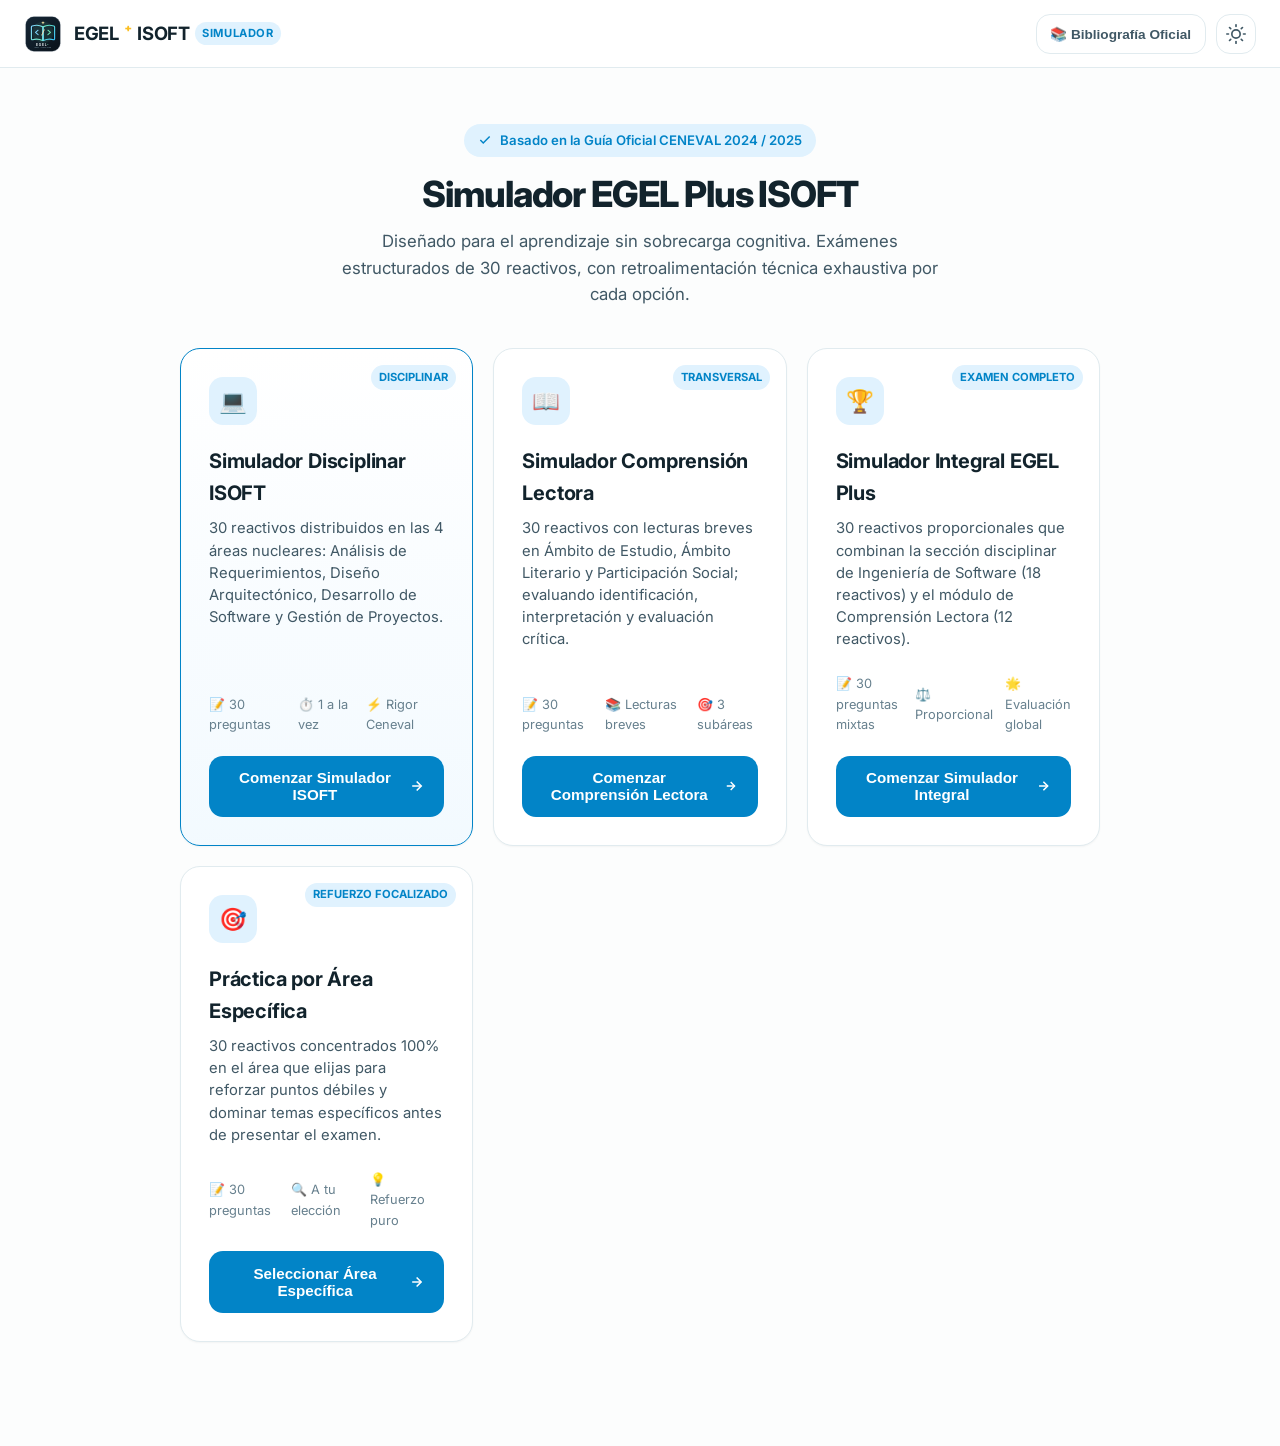
<file: templates/index.html>
<!DOCTYPE html>
<html lang="es" data-theme="dark">
<head>
  <meta charset="UTF-8">
  <meta name="viewport" content="width=device-width, initial-scale=1.0, maximum-scale=5.0">
  <title>EGEL Plus ISOFT - Simulador Oficial CENEVAL</title>
  
  <!-- SEO y Accesibilidad Cognitiva -->
  <meta name="description" content="Simulador de examen EGEL Plus en Ingeniería de Software y Comprensión Lectora con rigor oficial Ceneval y asistente pedagógico anti-saturación.">
  <meta name="theme-color" content="#0284c7">
  
  <!-- PWA Manifest & Icons -->
  <link rel="manifest" href="/manifest.json">
  <link rel="icon" type="image/svg+xml" href="/static/icons/logo.svg">
  <link rel="apple-touch-icon" href="/static/icons/icon-192.png">
  <meta name="apple-mobile-web-app-capable" content="yes">
  <meta name="apple-mobile-web-app-status-bar-style" content="black-translucent">
  <meta name="apple-mobile-web-app-title" content="EGEL ISOFT">

  <!-- Tipografía Google Fonts de alta legibilidad -->
  <link rel="preconnect" href="https://fonts.googleapis.com">
  <link rel="preconnect" href="https://fonts.gstatic.com" crossorigin>
  <link href="https://fonts.googleapis.com/css2?family=Inter:wght@400;500;600;700;800&family=Merriweather:ital,wght@0,300;0,400;0,700;1,300&display=swap" rel="stylesheet">

  <!-- Estilos Principales -->
  <link rel="stylesheet" href="/static/css/style.css?v=2.1">
</head>
<body>

  <!-- Barra Superior Global -->
  <header class="global-header">
    <div class="brand" id="btn-brand-home" title="Ir al inicio">
      <div class="brand-icon">
        <img src="/static/icons/logo.svg" alt="EGEL Plus ISOFT Logo">
      </div>
      <div class="brand-title">
        EGEL<span style="color:#fbbf24;">⁺</span> ISOFT
        <span class="brand-badge">Simulador</span>
      </div>
    </div>

    <div class="header-actions">
      <!-- Botón de Bibliografía y Estructura Oficial CENEVAL -->
      <button id="btn-open-bibliography" class="icon-button" style="width:auto; padding:0.4rem 0.85rem; font-size:0.85rem; font-weight:600; gap:0.4rem;" title="Consultar Estructura y Bibliografía Oficial CENEVAL" onclick="App.openBibliographyModal()">
        <span>📚 Bibliografía Oficial</span>
      </button>

      <!-- Botón de Instalación PWA (se activa automáticamente cuando esté disponible) -->
      <button id="btn-pwa-install" class="pwa-install-btn" title="Instalar como aplicación en escritorio o móvil">
        <svg width="18" height="18" viewBox="0 0 24 24" fill="none" stroke="currentColor" stroke-width="2" stroke-linecap="round" stroke-linejoin="round">
          <path d="M21 15v4a2 2 0 0 1-2 2H5a2 2 0 0 1-2-2v-4"></path>
          <polyline points="7 10 12 15 17 10"></polyline>
          <line x1="12" y1="15" x2="12" y2="3"></line>
        </svg>
        <span>Instalar App</span>
      </button>

      <!-- Selector de Modo Claro / Modo Oscuro -->
      <button id="btn-toggle-theme" class="icon-button" title="Alternar Modo Claro / Oscuro" aria-label="Cambiar tema">
        <svg id="theme-icon-moon" width="20" height="20" viewBox="0 0 24 24" fill="none" stroke="currentColor" stroke-width="2" stroke-linecap="round" stroke-linejoin="round">
          <path d="M21 12.79A9 9 0 1 1 11.21 3 7 7 0 0 0 21 12.79z"></path>
        </svg>
        <svg id="theme-icon-sun" width="20" height="20" viewBox="0 0 24 24" fill="none" stroke="currentColor" stroke-width="2" stroke-linecap="round" stroke-linejoin="round" style="display:none;">
          <circle cx="12" cy="12" r="5"></circle>
          <line x1="12" y1="1" x2="12" y2="3"></line>
          <line x1="12" y1="21" x2="12" y2="23"></line>
          <line x1="4.22" y1="4.22" x2="5.64" y2="5.64"></line>
          <line x1="18.36" y1="18.36" x2="19.78" y2="19.78"></line>
          <line x1="1" y1="12" x2="3" y2="12"></line>
          <line x1="21" y1="12" x2="23" y2="12"></line>
          <line x1="4.22" y1="19.78" x2="5.64" y2="18.36"></line>
          <line x1="18.36" y1="5.64" x2="19.78" y2="4.22"></line>
        </svg>
      </button>
    </div>
  </header>

  <main class="app-container">

    <!-- ====================================================================
         VISTA 1: INICIO Y SELECTOR DE MODALIDADES (30 Reactivos c/u)
         ==================================================================== -->
    <section id="view-home" class="view-section active">
      <div class="hero-header">
        <div class="hero-pill">
          <svg width="14" height="14" viewBox="0 0 24 24" fill="none" stroke="currentColor" stroke-width="2.5"><polyline points="20 6 9 17 4 12"></polyline></svg>
          Basado en la Guía Oficial CENEVAL 2024 / 2025
        </div>
        <h1 class="hero-title">Simulador EGEL Plus ISOFT</h1>
        <p class="hero-subtitle">
          Diseñado para el aprendizaje sin sobrecarga cognitiva. Exámenes estructurados de 30 reactivos, con retroalimentación técnica exhaustiva por cada opción.
        </p>
      </div>

      <!-- Grid de 4 Modalidades -->
      <div class="modalities-grid">

        <!-- 1. Simulador Disciplinar ISOFT -->
        <article class="modality-card highlight">
          <span class="modality-badge-top">Disciplinar</span>
          <div class="modality-icon-wrapper">
            💻
          </div>
          <h2 class="modality-title">Simulador Disciplinar ISOFT</h2>
          <p class="modality-desc">
            30 reactivos distribuidos en las 4 áreas nucleares: Análisis de Requerimientos, Diseño Arquitectónico, Desarrollo de Software y Gestión de Proyectos.
          </p>
          <div class="modality-meta">
            <span>📝 30 preguntas</span>
            <span>⏱️ 1 a la vez</span>
            <span>⚡ Rigor Ceneval</span>
          </div>
          <button class="btn-start-exam" onclick="App.startExam('disciplinar')">
            Comenzar Simulador ISOFT
            <svg width="18" height="18" viewBox="0 0 24 24" fill="none" stroke="currentColor" stroke-width="2.5"><line x1="5" y1="12" x2="19" y2="12"></line><polyline points="12 5 19 12 12 19"></polyline></svg>
          </button>
        </article>

        <!-- 2. Simulador Comprensión Lectora -->
        <article class="modality-card">
          <span class="modality-badge-top">Transversal</span>
          <div class="modality-icon-wrapper">
            📖
          </div>
          <h2 class="modality-title">Simulador Comprensión Lectora</h2>
          <p class="modality-desc">
            30 reactivos con lecturas breves en Ámbito de Estudio, Ámbito Literario y Participación Social; evaluando identificación, interpretación y evaluación crítica.
          </p>
          <div class="modality-meta">
            <span>📝 30 preguntas</span>
            <span>📚 Lecturas breves</span>
            <span>🎯 3 subáreas</span>
          </div>
          <button class="btn-start-exam" onclick="App.startExam('lectura')">
            Comenzar Comprensión Lectora
            <svg width="18" height="18" viewBox="0 0 24 24" fill="none" stroke="currentColor" stroke-width="2.5"><line x1="5" y1="12" x2="19" y2="12"></line><polyline points="12 5 19 12 12 19"></polyline></svg>
          </button>
        </article>

        <!-- 3. Simulador Integral EGEL Plus -->
        <article class="modality-card">
          <span class="modality-badge-top">Examen Completo</span>
          <div class="modality-icon-wrapper">
            🏆
          </div>
          <h2 class="modality-title">Simulador Integral EGEL Plus</h2>
          <p class="modality-desc">
            30 reactivos proporcionales que combinan la sección disciplinar de Ingeniería de Software (18 reactivos) y el módulo de Comprensión Lectora (12 reactivos).
          </p>
          <div class="modality-meta">
            <span>📝 30 preguntas mixtas</span>
            <span>⚖️ Proporcional</span>
            <span>🌟 Evaluación global</span>
          </div>
          <button class="btn-start-exam" onclick="App.startExam('integral')">
            Comenzar Simulador Integral
            <svg width="18" height="18" viewBox="0 0 24 24" fill="none" stroke="currentColor" stroke-width="2.5"><line x1="5" y1="12" x2="19" y2="12"></line><polyline points="12 5 19 12 12 19"></polyline></svg>
          </button>
        </article>

        <!-- 4. Práctica por Área Específica -->
        <article class="modality-card">
          <span class="modality-badge-top">Refuerzo Focalizado</span>
          <div class="modality-icon-wrapper">
            🎯
          </div>
          <h2 class="modality-title">Práctica por Área Específica</h2>
          <p class="modality-desc">
            30 reactivos concentrados 100% en el área que elijas para reforzar puntos débiles y dominar temas específicos antes de presentar el examen.
          </p>
          <div class="modality-meta">
            <span>📝 30 preguntas</span>
            <span>🔍 A tu elección</span>
            <span>💡 Refuerzo puro</span>
          </div>
          <button class="btn-start-exam" onclick="App.openAreaSelectorModal()">
            Seleccionar Área Específica
            <svg width="18" height="18" viewBox="0 0 24 24" fill="none" stroke="currentColor" stroke-width="2.5"><line x1="5" y1="12" x2="19" y2="12"></line><polyline points="12 5 19 12 12 19"></polyline></svg>
          </button>
        </article>

      </div>
    </section>


    <!-- ====================================================================
         VISTA 2: PANTALLA DE EXAMEN (Anti-Saturación: 1 sola tarjeta a la vez)
         ==================================================================== -->
    <section id="view-exam" class="view-section">
      <!-- Navegación superior del examen -->
      <div class="exam-navbar">
        <div class="exam-nav-left">
          <button class="btn-exit-exam" onclick="App.confirmExitExam()" title="Salir del examen y regresar al menú">
            <svg width="16" height="16" viewBox="0 0 24 24" fill="none" stroke="currentColor" stroke-width="2.5"><line x1="19" y1="12" x2="5" y2="12"></line><polyline points="12 19 5 12 12 5"></polyline></svg>
            Salir
          </button>
          <span id="exam-modality-title" class="exam-modality-badge">Simulador ISOFT</span>
          <button class="btn-finish-early" id="btn-finish-early" onclick="App.finishExamEarly()" title="Finalizar sesión y ver diagnóstico del tutor">
            📊 Diagnóstico Tutor
          </button>
        </div>

        <div class="exam-counter-badge" id="exam-counter">
          Reactivo 1 de 30
        </div>
      </div>

      <!-- Barra de Progreso Superior -->
      <div class="progress-container">
        <div class="progress-bar-fill" id="exam-progress-bar"></div>
      </div>

      <!-- Tarjeta del Reactivo Actual -->
      <article class="question-card" id="current-question-card">
        <div class="question-header">
          <span class="area-tag" id="q-area-tag">Área 1: Análisis</span>
          <span class="subarea-tag" id="q-subarea-tag">Requerimientos No Funcionales</span>
        </div>

        <!-- Panel de Lectura / Caso Técnico (Se oculta si no aplica) -->
        <div class="reading-panel" id="q-reading-panel" style="display:none;">
          <div class="reading-panel-header">
            <span class="reading-label">
              <svg width="14" height="14" viewBox="0 0 24 24" fill="none" stroke="currentColor" stroke-width="2.5"><path d="M2 3h6a4 4 0 0 1 4 4v14a3 3 0 0 0-3-3H2z"></path><path d="M22 3h-6a4 4 0 0 0-4 4v14a3 3 0 0 1 3-3h7z"></path></svg>
              Texto de Referencia / Caso
            </span>
            <button class="btn-toggle-reading" id="btn-toggle-reading" onclick="App.toggleReadingVisibility()">Ocultar texto</button>
          </div>
          <div class="reading-content" id="q-reading-content"></div>
        </div>

        <!-- Enunciado de la Pregunta -->
        <h3 class="question-prompt" id="q-prompt">Cargando reactivo...</h3>

        <!-- Opciones A, B, C -->
        <div class="options-list" id="options-container">
          <!-- Generadas dinámicamente -->
        </div>

        <!-- Barra de Acciones del Reactivo -->
        <div class="exam-actions-bar">
          <button id="btn-check-answer" class="btn-primary-action" onclick="App.checkCurrentAnswer()" disabled>
            <span>Comprobar respuesta</span>
            <svg width="18" height="18" viewBox="0 0 24 24" fill="none" stroke="currentColor" stroke-width="2.5"><polyline points="20 6 9 17 4 12"></polyline></svg>
          </button>
          <button id="btn-next-question" class="btn-primary-action" onclick="App.goToNextQuestion()" style="display:none;">
            <span>Siguiente reactivo</span>
            <svg width="18" height="18" viewBox="0 0 24 24" fill="none" stroke="currentColor" stroke-width="2.5"><line x1="5" y1="12" x2="19" y2="12"></line><polyline points="12 5 19 12 12 19"></polyline></svg>
          </button>
        </div>

        <!-- Panel del Asistente Pedagógico (Aparece de inmediato al comprobar) -->
        <div class="assistant-feedback-panel" id="assistant-feedback-panel">
          <!-- Banner de estado: Correcto o Incorrecto -->
          <div class="feedback-banner" id="feedback-banner">
            <div class="feedback-icon" id="feedback-banner-icon">✔️</div>
            <div class="feedback-text">
              <h4 id="feedback-banner-title">¡Correcto!</h4>
              <p id="feedback-banner-summary">Has seleccionado la respuesta válida.</p>
            </div>
          </div>

          <!-- Argumentación técnica de cada opción A, B, C -->
          <div class="options-argumentation">
            <div class="section-label">
              <svg width="14" height="14" viewBox="0 0 24 24" fill="none" stroke="currentColor" stroke-width="2.5"><path d="M14 2H6a2 2 0 0 0-2 2v16a2 2 0 0 0 2 2h12a2 2 0 0 0 2-2V8z"></path><polyline points="14 2 14 8 20 8"></polyline><line x1="16" y1="13" x2="8" y2="13"></line><line x1="16" y1="17" x2="8" y2="17"></line><polyline points="10 9 9 9 8 9"></polyline></svg>
              Argumentación Técnica por Opción
            </div>
            <div id="options-breakdown-container">
              <!-- Insertado por JS -->
            </div>
          </div>

          <!-- Concepto Clave y Referencia Oficial -->
          <div class="pedagogical-capsules">
            <div class="capsule-box key-concept">
              <h5>💡 Concepto Clave CENEVAL</h5>
              <p id="feedback-key-concept">Concepto técnico fundamental a recordar.</p>
            </div>
            <div class="capsule-box reference">
              <h5>📚 Referencia Oficial</h5>
              <p id="feedback-reference">Bibliografía oficial.</p>
            </div>
          </div>

          <!-- Consultas Adicionales al Asistente IA -->
          <div class="interactive-assistant-bar">
            <div class="assistant-prompt-label">¿Deseas profundizar con el Asistente Pedagógico?</div>
            <button class="btn-assistant-query" onclick="App.askAssistantExtra('analogy')">💡 Analogía cotidiana</button>
            <button class="btn-assistant-query" onclick="App.askAssistantExtra('mnemonic')">🧠 Tip mnemotécnico</button>
            <button class="btn-assistant-query" onclick="App.askAssistantExtra('practical')">🛠️ Aplicación real en software</button>
            <div class="assistant-response-area" id="assistant-extra-response"></div>
          </div>

          <!-- Botón de avance al pie de la retroalimentación para máxima comodidad de lectura -->
          <div class="feedback-footer-action" style="margin-top: 1.5rem; display: flex; justify-content: flex-end;">
            <button id="btn-next-question-bottom" class="btn-primary-action" onclick="App.goToNextQuestion()">
              <span>Siguiente reactivo</span>
              <svg width="18" height="18" viewBox="0 0 24 24" fill="none" stroke="currentColor" stroke-width="2.5"><line x1="5" y1="12" x2="19" y2="12"></line><polyline points="12 5 19 12 12 19"></polyline></svg>
            </button>
          </div>
        </div>

      </article>
    </section>


    <!-- ====================================================================
         VISTA 3: PANTALLA DE RESULTADOS FINAL (Tras responder el reactivo 30)
         ==================================================================== -->
    <section id="view-results" class="view-section">
      <article class="results-card">
        <div class="score-display-wrapper">
          <div class="score-circle">
            <span class="score-number" id="result-score-num">24</span>
            <span class="score-max">de 30 aciertos</span>
          </div>

          <div id="result-tier-badge" class="performance-tier-badge sobresaliente">
            🌟 Nivel Sobresaliente (D-SS)
          </div>

          <p class="score-subtitle" id="result-subtitle">
            ¡Excelente desempeño técnico! Has demostrado un dominio riguroso de los conceptos de ingeniería de software y comprensión crítica.
          </p>
        </div>

        <!-- Panel del Tutor Pedagógico CENEVAL (Diagnóstico Personalizado de Áreas a Reforzar) -->
        <div id="tutor-diagnostic-container"></div>

        <!-- Desglose por áreas -->
        <div class="breakdown-section">
          <h3 class="breakdown-title">📊 Desglose de Desempeño por Áreas Evaluadas</h3>
          <div class="area-progress-list" id="results-breakdown-list">
            <!-- Rellenado por JS -->
          </div>
        </div>

        <!-- Acciones Finales -->
        <div class="results-actions">
          <button id="btn-review-failed" class="btn-primary-action" onclick="App.startReviewMode()">
            🔍 Revisar reactivos fallados (<span id="count-failed-items">0</span>)
          </button>
          <button class="btn-secondary" onclick="App.restartExamSameModality()">
            🔄 Comenzar nuevo examen de 30 preguntas
          </button>
          <button class="btn-secondary" onclick="App.goToHome()">
            🏠 Volver al menú de inicio
          </button>
        </div>
      </article>
    </section>


    <!-- ====================================================================
         VISTA 4: MODO REVISIÓN DE FALLADOS (Enfocado, sin estrés)
         ==================================================================== -->
    <section id="view-review" class="view-section">
      <div class="review-header-bar">
        <div class="review-badge" id="review-counter">
          Revisando reactivo 1 de 6 fallados
        </div>
        <button class="btn-exit-exam" onclick="App.exitReviewMode()">
          Finalizar revisión ✕
        </button>
      </div>

      <article class="question-card" id="review-question-card">
        <div class="question-header">
          <span class="area-tag" id="rev-area-tag">Área</span>
          <span class="subarea-tag" id="rev-subarea-tag">Subárea</span>
        </div>

        <div class="reading-panel" id="rev-reading-panel" style="display:none;">
          <div class="reading-content" id="rev-reading-content"></div>
        </div>

        <h3 class="question-prompt" id="rev-prompt">Enunciado</h3>

        <div class="options-list" id="rev-options-container">
          <!-- Opciones con marcas de tu respuesta vs la correcta -->
        </div>

        <!-- Explicación pedagógica de la revisión -->
        <div class="assistant-feedback-panel active" style="margin-top:1.5rem;">
          <div class="options-argumentation">
            <div class="section-label">Fundamentación Oficial CENEVAL</div>
            <div id="rev-options-breakdown"></div>
          </div>
          <div class="pedagogical-capsules">
            <div class="capsule-box key-concept">
              <h5>💡 Concepto a Reforzar</h5>
              <p id="rev-key-concept"></p>
            </div>
            <div class="capsule-box reference">
              <h5>📚 Referencia Bibliográfica</h5>
              <p id="rev-reference"></p>
            </div>
          </div>
        </div>

        <div class="exam-actions-bar" style="margin-top:2rem;">
          <button class="btn-primary-action" id="btn-next-review" onclick="App.goToNextReviewItem()">
            <span>Siguiente reactivo fallado</span>
            <svg width="18" height="18" viewBox="0 0 24 24" fill="none" stroke="currentColor" stroke-width="2.5"><line x1="5" y1="12" x2="19" y2="12"></line><polyline points="12 5 19 12 12 19"></polyline></svg>
          </button>
        </div>
      </article>
    </section>

  </main>


  <!-- ====================================================================
       MODAL: SELECTOR DE ÁREA ESPECÍFICA (Para la Modalidad 4)
       ==================================================================== -->
  <div class="modal-overlay" id="area-selector-modal" onclick="App.closeAreaModalOnBackdrop(event)">
    <div class="modal-box">
      <div class="modal-header">
        <h3 class="modal-title">Seleccionar Área de Estudio</h3>
        <button class="icon-button" onclick="App.closeAreaSelectorModal()" aria-label="Cerrar modal">✕</button>
      </div>
      <p style="font-size:0.9rem; color:var(--text-secondary); margin-bottom:1.25rem;">
        Se generará un examen de 30 reactivos enfocado 100% en el área que selecciones:
      </p>

      <div class="area-options-list">
        <label class="area-option-item">
          <input type="radio" name="target-area" value="area_1" checked>
          <div class="area-info-text">
            <strong>Área 1: Análisis de Sistemas de Software</strong>
            <span>Requerimientos ISO 25010, MoSCoW, Kano, Casos de Uso, Historias de Usuario</span>
          </div>
        </label>

        <label class="area-option-item">
          <input type="radio" name="target-area" value="area_2">
          <div class="area-info-text">
            <strong>Área 2: Diseño de Sistemas de Software</strong>
            <span>4+1 Vistas, Patrones GoF, Acoplamiento, Cohesión, Base de Datos, Usabilidad Nielsen</span>
          </div>
        </label>

        <label class="area-option-item">
          <input type="radio" name="target-area" value="area_3">
          <div class="area-info-text">
            <strong>Área 3: Desarrollo de Sistemas de Software</strong>
            <span>Paradigmas POO/Funcional, SQL Transaccional ACID, Git, Pruebas TDD y Cobertura</span>
          </div>
        </label>

        <label class="area-option-item">
          <input type="radio" name="target-area" value="area_4">
          <div class="area-info-text">
            <strong>Área 4: Gestión de Proyectos de Software</strong>
            <span>Estimaciones COCOMO, Scrum, XP, Kanban, RUP, Métricas de Calidad y CMMI</span>
          </div>
        </label>

        <label class="area-option-item">
          <input type="radio" name="target-area" value="lectura">
          <div class="area-info-text">
            <strong>Lenguaje y Comunicación: Comprensión Lectora</strong>
            <span>Ámbitos de estudio, literario y social; identificación, interpretación y evaluación</span>
          </div>
        </label>

        <label class="area-option-item">
          <input type="radio" name="target-area" value="redaccion">
          <div class="area-info-text">
            <strong>Lenguaje y Comunicación: Redacción Indirecta</strong>
            <span>Ámbitos de estudio y social; dimensión comunicativa, gramatical-semántica y ortográfica</span>
          </div>
        </label>
      </div>

      <button class="btn-start-exam" onclick="App.startAreaSpecificExam()">
        Comenzar 30 Reactivos de esta Área
      </button>
    </div>
  </div>


  <!-- ====================================================================
       MODAL: BIBLIOGRAFÍA Y ESTRUCTURA OFICIAL CENEVAL (Extraído de la Guía Oficial)
       ==================================================================== -->
  <div class="modal-overlay" id="bibliography-modal" onclick="App.closeBibliographyModalOnBackdrop(event)">
    <div class="modal-box" style="max-width:760px; max-height:85vh; overflow-y:auto;">
      <div class="modal-header">
        <h3 class="modal-title">📚 Guía Oficial EGEL Plus ISOFT - CENEVAL</h3>
        <button class="icon-button" onclick="App.closeBibliographyModal()" aria-label="Cerrar modal">✕</button>
      </div>
      
      <p style="font-size:0.95rem; color:var(--text-secondary); margin-bottom:1.25rem;">
        Estructura formal del examen (203 reactivos totales: 143 disciplinares + 60 de lenguaje y comunicación) y referencias bibliográficas sugeridas por el Consejo Técnico.
      </p>

      <!-- Pestañas simples para no saturar -->
      <div style="display:flex; gap:0.5rem; margin-bottom:1.25rem; flex-wrap:wrap;">
        <button class="btn-secondary" id="tab-btn-standards" onclick="App.showBibTab('standards')" style="font-size:0.85rem; padding:0.4rem 0.75rem;">Normas y Estándares</button>
        <button class="btn-secondary" id="tab-btn-structure" onclick="App.showBibTab('structure')" style="font-size:0.85rem; padding:0.4rem 0.75rem;">Estructura (Subáreas)</button>
        <button class="btn-secondary" id="tab-btn-books" onclick="App.showBibTab('books')" style="font-size:0.85rem; padding:0.4rem 0.75rem;">Bibliografía Sugerida</button>
      </div>

      <!-- Contenedor dinámico de información -->
      <div id="bib-tab-content" style="font-size:0.9rem; line-height:1.6; color:var(--text-primary);">
        <!-- Rellenado por JS -->
      </div>
    </div>
  </div>


  <!-- ====================================================================
       MODAL: CONFIRMACIÓN PARA SALIR DEL EXAMEN
       ==================================================================== -->
  <div class="modal-overlay" id="exit-confirm-modal">
    <div class="modal-box" style="max-width:420px; text-align:center;">
      <h3 style="font-size:1.3rem; margin-bottom:0.75rem;">¿Deseas salir del examen?</h3>
      <p style="font-size:0.95rem; color:var(--text-secondary); margin-bottom:1.5rem;">
        Si abandonas la sesión actual perderás el progreso no completado de esta tanda de 30 reactivos.
      </p>
      <div style="display:flex; gap:0.75rem; justify-content:center;">
        <button class="btn-secondary" onclick="App.cancelExitModal()">Continuar examen</button>
        <button class="btn-primary-action" style="background-color:var(--color-error);" onclick="App.confirmExitNow()">Sí, salir</button>
      </div>
    </div>
  </div>


  <!-- Lógica JavaScript Principal -->
  <script src="/static/js/app.js?v=2.1"></script>

  <!-- Registro del Service Worker (PWA) -->
  <script>
    if ('serviceWorker' in navigator) {
      window.addEventListener('load', () => {
        navigator.serviceWorker.register('/sw.js')
          .then((reg) => console.log('✅ PWA Service Worker registrado con éxito en scope:', reg.scope))
          .catch((err) => console.warn('⚠️ Error registrando Service Worker:', err));
      });
    }
  </script>
</body>
</html>
</file>
<file: static/css/style.css>
/* ==========================================================================
   EGEL Plus ISOFT - Diseño Anti-Saturación Cognitiva & PWA
   Tipografía limpia, alto contraste, modo claro/oscuro y máxima accesibilidad
   ========================================================================== */

:root {
  /* Paleta Base Modo Claro (Colores Pastel Serenos, Cero Morado) */
  --bg-primary: #fcfdfd;
  --bg-secondary: #ffffff;
  --bg-tertiary: #f0f6f8;
  --bg-card: #ffffff;
  --bg-card-hover: #f5fafb;
  
  --border-subtle: #e1ebef;
  --border-focus: #38bdf8;
  
  --text-primary: #12232c;
  --text-secondary: #405865;
  --text-muted: #67808e;
  --text-inverse: #ffffff;
  
  /* Acentos en Colores Pastel (Azul Cielo Pastel & Verde Menta Suave) */
  --accent-primary: #0284c7;
  --accent-hover: #0369a1;
  --accent-light: #e0f2fe;
  --accent-glow: rgba(2, 132, 199, 0.16);
  
  --accent-mint: #059669;
  --accent-mint-light: #ecfdf5;
  --accent-peach: #ea580c;
  --accent-peach-light: #fff7ed;
  
  --color-success: #059669;
  --color-success-bg: #ecfdf5;
  --color-success-border: #a7f3d0;
  
  --color-error: #e11d48;
  --color-error-bg: #fff1f2;
  --color-error-border: #fecdd3;
  
  --color-warning: #d97706;
  --color-warning-bg: #fffbeb;
  --color-warning-border: #fde68a;
  
  --badge-bg: #e0f2fe;
  --badge-text: #0284c7;
  
  /* Sombras suaves */
  --shadow-sm: 0 1px 2px 0 rgba(0, 0, 0, 0.04);
  --shadow-md: 0 4px 6px -1px rgba(0, 0, 0, 0.06), 0 2px 4px -2px rgba(0, 0, 0, 0.04);
  --shadow-lg: 0 10px 15px -3px rgba(0, 0, 0, 0.07), 0 4px 6px -4px rgba(0, 0, 0, 0.03);
  
  /* Geometría y ritmo visual */
  --radius-sm: 8px;
  --radius-md: 14px;
  --radius-lg: 20px;
  --radius-full: 9999px;
  
  --transition-fast: 0.15s ease;
  --transition-normal: 0.25s ease;
  --transition-smooth: 0.35s cubic-bezier(0.16, 1, 0.3, 1);
  
  --font-sans: 'Inter', -apple-system, BlinkMacSystemFont, 'Segoe UI', Roboto, Helvetica, Arial, sans-serif;
  --font-reading: 'Merriweather', 'Georgia', serif;
}

/* Paleta Modo Oscuro (Pizarra Petróleo Descansado con Toques Pastel, Cero Morado) */
[data-theme="dark"] {
  --bg-primary: #0c151d;
  --bg-secondary: #121e28;
  --bg-tertiary: #172733;
  --bg-card: #121e28;
  --bg-card-hover: #192a38;
  
  --border-subtle: #1c2e3d;
  --border-focus: #38bdf8;
  
  --text-primary: #f0f7f9;
  --text-secondary: #b8cad4;
  --text-muted: #7e9aa8;
  --text-inverse: #0c151d;
  
  --accent-primary: #38bdf8;
  --accent-hover: #7dd3fc;
  --accent-light: #162f40;
  --accent-glow: rgba(56, 189, 248, 0.22);
  
  --accent-mint: #34d399;
  --accent-mint-light: rgba(52, 211, 153, 0.14);
  --accent-peach: #fb923c;
  --accent-peach-light: rgba(251, 146, 60, 0.14);
  
  --color-success: #34d399;
  --color-success-bg: rgba(52, 211, 153, 0.12);
  --color-success-border: rgba(52, 211, 153, 0.28);
  
  --color-error: #fb7185;
  --color-error-bg: rgba(251, 113, 133, 0.12);
  --color-error-border: rgba(251, 113, 133, 0.28);
  
  --color-warning: #fbbf24;
  --color-warning-bg: rgba(251, 191, 36, 0.12);
  --color-warning-border: rgba(251, 191, 36, 0.28);
  
  --badge-bg: #162f40;
  --badge-text: #7dd3fc;
  
  --shadow-sm: 0 1px 2px 0 rgba(0, 0, 0, 0.3);
  --shadow-md: 0 4px 6px -1px rgba(0, 0, 0, 0.35), 0 2px 4px -2px rgba(0, 0, 0, 0.2);
  --shadow-lg: 0 10px 15px -3px rgba(0, 0, 0, 0.45), 0 4px 6px -4px rgba(0, 0, 0, 0.25);
}

/* Reset básico y accesibilidad */
*, *::before, *::after {
  box-sizing: border-box;
  margin: 0;
  padding: 0;
}

html {
  font-size: 16px;
  scroll-behavior: smooth;
}

body {
  font-family: var(--font-sans);
  background-color: var(--bg-primary);
  color: var(--text-primary);
  line-height: 1.6;
  min-height: 100vh;
  display: flex;
  flex-direction: column;
  transition: background-color var(--transition-normal), color var(--transition-normal);
  -webkit-font-smoothing: antialiased;
  -moz-osx-font-smoothing: grayscale;
}

/* Contenedor centralizado */
.app-container {
  width: 100%;
  max-width: 960px;
  margin: 0 auto;
  padding: 1.5rem 1.25rem 4rem 1.25rem;
  flex: 1;
}

/* ==========================================================================
   Cabecera Global & Barra Superior
   ========================================================================== */
.global-header {
  display: flex;
  align-items: center;
  justify-content: space-between;
  padding: 0.85rem 1.5rem;
  background-color: var(--bg-secondary);
  border-bottom: 1px solid var(--border-subtle);
  position: sticky;
  top: 0;
  z-index: 100;
  backdrop-filter: blur(12px);
  -webkit-backdrop-filter: blur(12px);
}

.brand {
  display: flex;
  align-items: center;
  gap: 0.75rem;
  text-decoration: none;
  color: var(--text-primary);
  cursor: pointer;
}

.brand-icon {
  width: 38px;
  height: 38px;
  border-radius: var(--radius-sm);
  display: flex;
  align-items: center;
  justify-content: center;
}

.brand-icon img {
  width: 100%;
  height: 100%;
  border-radius: var(--radius-sm);
}

.brand-title {
  font-size: 1.15rem;
  font-weight: 700;
  letter-spacing: -0.02em;
  display: flex;
  align-items: center;
  gap: 0.35rem;
}

.brand-badge {
  font-size: 0.7rem;
  font-weight: 700;
  padding: 0.15rem 0.45rem;
  border-radius: var(--radius-full);
  background: var(--accent-light);
  color: var(--accent-primary);
  text-transform: uppercase;
  letter-spacing: 0.05em;
}

.header-actions {
  display: flex;
  align-items: center;
  gap: 0.65rem;
}

.icon-button {
  background: transparent;
  border: 1px solid var(--border-subtle);
  color: var(--text-secondary);
  width: 40px;
  height: 40px;
  border-radius: var(--radius-md);
  display: flex;
  align-items: center;
  justify-content: center;
  cursor: pointer;
  transition: all var(--transition-fast);
}

.icon-button:hover {
  background-color: var(--bg-tertiary);
  color: var(--text-primary);
  border-color: var(--border-focus);
}

.pwa-install-btn {
  display: none;
  align-items: center;
  gap: 0.45rem;
  background-color: var(--accent-light);
  color: var(--accent-primary);
  border: 1px solid var(--accent-primary);
  padding: 0.45rem 0.85rem;
  border-radius: var(--radius-md);
  font-size: 0.85rem;
  font-weight: 600;
  cursor: pointer;
  transition: all var(--transition-fast);
}

.pwa-install-btn:hover {
  background-color: var(--accent-primary);
  color: #ffffff;
}

/* ==========================================================================
   Vistas de la Aplicación
   ========================================================================== */
.view-section {
  display: none;
  animation: fadeIn var(--transition-smooth);
}

.view-section.active {
  display: block;
}

@keyframes fadeIn {
  from {
    opacity: 0;
    transform: translateY(6px);
  }
  to {
    opacity: 1;
    transform: translateY(0);
  }
}

/* ==========================================================================
   PANTALLA DE INICIO (Selector de Modalidades)
   ========================================================================== */
.hero-header {
  text-align: center;
  padding: 2rem 0 2.5rem 0;
}

.hero-pill {
  display: inline-flex;
  align-items: center;
  gap: 0.5rem;
  padding: 0.35rem 0.85rem;
  border-radius: var(--radius-full);
  background-color: var(--accent-light);
  color: var(--accent-primary);
  font-size: 0.825rem;
  font-weight: 600;
  margin-bottom: 1rem;
}

.hero-title {
  font-size: 2.25rem;
  font-weight: 800;
  letter-spacing: -0.03em;
  color: var(--text-primary);
  margin-bottom: 0.75rem;
  line-height: 1.2;
}

.hero-subtitle {
  font-size: 1.05rem;
  color: var(--text-secondary);
  max-width: 600px;
  margin: 0 auto;
}

/* Grid de Modalidades */
.modalities-grid {
  display: grid;
  grid-template-columns: repeat(auto-fit, minmax(280px, 1fr));
  gap: 1.25rem;
  margin-bottom: 2.5rem;
}

.modality-card {
  background-color: var(--bg-card);
  border: 1px solid var(--border-subtle);
  border-radius: var(--radius-lg);
  padding: 1.75rem;
  box-shadow: var(--shadow-sm);
  display: flex;
  flex-direction: column;
  justify-content: space-between;
  transition: all var(--transition-normal);
  position: relative;
  overflow: hidden;
}

.modality-card:hover {
  transform: translateY(-3px);
  border-color: var(--accent-primary);
  box-shadow: var(--shadow-md), 0 0 0 1px var(--accent-primary);
}

.modality-card.highlight {
  border-color: var(--accent-primary);
  background: linear-gradient(180deg, var(--bg-card) 0%, var(--accent-light) 250%);
}

.modality-badge-top {
  position: absolute;
  top: 1rem;
  right: 1rem;
  font-size: 0.7rem;
  font-weight: 700;
  padding: 0.2rem 0.5rem;
  border-radius: var(--radius-full);
  background: var(--badge-bg);
  color: var(--badge-text);
  text-transform: uppercase;
}

.modality-icon-wrapper {
  width: 48px;
  height: 48px;
  border-radius: var(--radius-md);
  background-color: var(--accent-light);
  color: var(--accent-primary);
  display: flex;
  align-items: center;
  justify-content: center;
  font-size: 1.4rem;
  margin-bottom: 1.25rem;
}

.modality-title {
  font-size: 1.25rem;
  font-weight: 700;
  color: var(--text-primary);
  margin-bottom: 0.5rem;
  letter-spacing: -0.01em;
}

.modality-desc {
  font-size: 0.925rem;
  color: var(--text-secondary);
  line-height: 1.5;
  margin-bottom: 1.5rem;
  flex: 1;
}

.modality-meta {
  display: flex;
  align-items: center;
  gap: 0.75rem;
  margin-bottom: 1.25rem;
  font-size: 0.8rem;
  color: var(--text-muted);
}

.modality-meta span {
  display: inline-flex;
  align-items: center;
  gap: 0.3rem;
}

.btn-start-exam {
  width: 100%;
  padding: 0.85rem 1.25rem;
  background-color: var(--accent-primary);
  color: #ffffff;
  border: none;
  border-radius: var(--radius-md);
  font-size: 0.95rem;
  font-weight: 600;
  cursor: pointer;
  display: inline-flex;
  align-items: center;
  justify-content: center;
  gap: 0.5rem;
  transition: all var(--transition-fast);
}

.btn-start-exam:hover {
  background-color: var(--accent-hover);
}

/* Modal Selector de Área Específica */
.modal-overlay {
  display: none;
  position: fixed;
  inset: 0;
  background: rgba(15, 23, 42, 0.6);
  backdrop-filter: blur(4px);
  z-index: 200;
  align-items: center;
  justify-content: center;
  padding: 1.25rem;
}

.modal-overlay.active {
  display: flex;
  animation: fadeIn var(--transition-fast);
}

.modal-box {
  background: var(--bg-card);
  border: 1px solid var(--border-subtle);
  border-radius: var(--radius-lg);
  max-width: 520px;
  width: 100%;
  padding: 2rem;
  box-shadow: var(--shadow-lg);
}

.modal-header {
  display: flex;
  justify-content: space-between;
  align-items: center;
  margin-bottom: 1.25rem;
}

.modal-title {
  font-size: 1.35rem;
  font-weight: 700;
}

.area-options-list {
  display: flex;
  flex-direction: column;
  gap: 0.75rem;
  margin-bottom: 1.5rem;
}

.area-option-item {
  padding: 1rem;
  border: 1px solid var(--border-subtle);
  border-radius: var(--radius-md);
  background: var(--bg-secondary);
  cursor: pointer;
  display: flex;
  align-items: center;
  gap: 0.75rem;
  transition: all var(--transition-fast);
}

.area-option-item:hover {
  border-color: var(--accent-primary);
  background: var(--accent-light);
}

.area-option-item input[type="radio"] {
  accent-color: var(--accent-primary);
  width: 18px;
  height: 18px;
}

.area-info-text strong {
  display: block;
  font-size: 0.95rem;
  color: var(--text-primary);
}

.area-info-text span {
  font-size: 0.8rem;
  color: var(--text-secondary);
}

/* ==========================================================================
   PANTALLA DE EXAMEN (Anti-Saturación: Estrictamente 1 pregunta a la vez)
   ========================================================================== */
.exam-navbar {
  display: flex;
  align-items: center;
  justify-content: space-between;
  margin-bottom: 0.75rem;
  padding-bottom: 0.5rem;
}

.exam-nav-left {
  display: flex;
  align-items: center;
  gap: 0.75rem;
}

.btn-exit-exam {
  display: inline-flex;
  align-items: center;
  gap: 0.4rem;
  background: transparent;
  border: 1px solid var(--border-subtle);
  color: var(--text-secondary);
  padding: 0.4rem 0.85rem;
  border-radius: var(--radius-md);
  font-size: 0.85rem;
  font-weight: 600;
  cursor: pointer;
  transition: all var(--transition-fast);
}

.btn-exit-exam:hover {
  background-color: var(--bg-tertiary);
  color: var(--text-primary);
}

.exam-modality-badge {
  font-size: 0.8rem;
  font-weight: 600;
  color: var(--text-secondary);
  padding: 0.25rem 0.65rem;
  border-radius: var(--radius-full);
  background: var(--bg-tertiary);
  max-width: 250px;
  white-space: nowrap;
  overflow: hidden;
  text-overflow: ellipsis;
}

.btn-finish-early {
  display: inline-flex;
  align-items: center;
  gap: 0.35rem;
  background-color: var(--accent-light);
  color: var(--accent-primary);
  border: 1px solid var(--border-subtle);
  padding: 0.35rem 0.75rem;
  border-radius: var(--radius-full);
  font-size: 0.8rem;
  font-weight: 600;
  cursor: pointer;
  transition: all var(--transition-fast);
}

.btn-finish-early:hover {
  background-color: var(--accent-primary);
  color: #ffffff;
  border-color: var(--accent-primary);
}

.exam-counter-badge {
  font-size: 0.95rem;
  font-weight: 700;
  color: var(--accent-primary);
  background: var(--accent-light);
  padding: 0.35rem 0.85rem;
  border-radius: var(--radius-full);
}

/* Barra de progreso sutil y elegante */
.progress-container {
  width: 100%;
  height: 6px;
  background-color: var(--border-subtle);
  border-radius: var(--radius-full);
  margin-bottom: 2rem;
  overflow: hidden;
}

.progress-bar-fill {
  height: 100%;
  background: linear-gradient(90deg, var(--accent-primary), var(--accent-mint));
  width: 3.33%;
  border-radius: var(--radius-full);
  transition: width 0.4s cubic-bezier(0.16, 1, 0.3, 1);
}

/* Tarjeta Principal del Reactivo */
.question-card {
  background-color: var(--bg-card);
  border: 1px solid var(--border-subtle);
  border-radius: var(--radius-lg);
  padding: 2.25rem;
  box-shadow: var(--shadow-sm);
  margin-bottom: 1.5rem;
  transition: all var(--transition-normal);
}

.question-header {
  display: flex;
  align-items: center;
  justify-content: space-between;
  flex-wrap: wrap;
  gap: 0.5rem;
  margin-bottom: 1.5rem;
  padding-bottom: 1rem;
  border-bottom: 1px solid var(--border-subtle);
}

.area-tag {
  display: inline-flex;
  align-items: center;
  gap: 0.45rem;
  font-size: 0.775rem;
  font-weight: 700;
  text-transform: uppercase;
  letter-spacing: 0.04em;
  padding: 0.3rem 0.7rem;
  border-radius: var(--radius-full);
  background-color: var(--badge-bg);
  color: var(--badge-text);
}

.subarea-tag {
  font-size: 0.825rem;
  color: var(--text-muted);
  font-weight: 500;
}

/* Panel de Lectura / Caso Técnico (para Comprensión Lectora e ISOFT) */
.reading-panel {
  background-color: var(--bg-tertiary);
  border: 1px solid var(--border-subtle);
  border-left: 4px solid var(--accent-primary);
  border-radius: var(--radius-md);
  padding: 1.5rem;
  margin-bottom: 1.75rem;
}

.reading-panel-header {
  display: flex;
  align-items: center;
  justify-content: space-between;
  margin-bottom: 0.75rem;
}

.reading-label {
  font-size: 0.8rem;
  font-weight: 700;
  text-transform: uppercase;
  letter-spacing: 0.05em;
  color: var(--accent-primary);
  display: flex;
  align-items: center;
  gap: 0.4rem;
}

.btn-toggle-reading {
  background: transparent;
  border: none;
  font-size: 0.775rem;
  color: var(--text-muted);
  cursor: pointer;
  text-decoration: underline;
}

.reading-content {
  font-family: var(--font-reading);
  font-size: 1.025rem;
  line-height: 1.75;
  color: var(--text-primary);
  white-space: pre-line;
}

/* Enunciado del Reactivo */
.question-prompt {
  font-size: 1.25rem;
  font-weight: 700;
  line-height: 1.45;
  color: var(--text-primary);
  margin-bottom: 2rem;
  letter-spacing: -0.01em;
}

/* Opciones de Respuesta A, B, C (Botones grandes y cómodos) */
.options-list {
  display: flex;
  flex-direction: column;
  gap: 1rem;
  margin-bottom: 2rem;
}

.option-button {
  width: 100%;
  text-align: left;
  background-color: var(--bg-secondary);
  border: 2px solid var(--border-subtle);
  border-radius: var(--radius-md);
  padding: 1.15rem 1.35rem;
  font-family: var(--font-sans);
  font-size: 1.05rem;
  line-height: 1.5;
  color: var(--text-primary);
  cursor: pointer;
  display: flex;
  align-items: flex-start;
  gap: 1rem;
  transition: all var(--transition-fast);
  position: relative;
}

.option-button:hover:not(:disabled) {
  border-color: var(--accent-primary);
  background-color: var(--accent-light);
  transform: translateX(3px);
}

.option-letter {
  display: inline-flex;
  align-items: center;
  justify-content: center;
  width: 32px;
  height: 32px;
  border-radius: var(--radius-full);
  background-color: var(--bg-tertiary);
  border: 1px solid var(--border-subtle);
  font-weight: 700;
  font-size: 0.9rem;
  color: var(--text-secondary);
  flex-shrink: 0;
  transition: all var(--transition-fast);
}

.option-text {
  flex: 1;
}

/* Estado: Opción Seleccionada (antes de comprobar) */
.option-button.selected {
  border-color: var(--accent-primary);
  background-color: var(--accent-light);
  box-shadow: 0 0 0 1px var(--accent-primary);
}

.option-button.selected .option-letter {
  background-color: var(--accent-primary);
  color: #ffffff;
  border-color: var(--accent-primary);
}

/* Estados tras comprobar: Correcto / Incorrecto */
.option-button.is-correct {
  border-color: var(--color-success) !important;
  background-color: var(--color-success-bg) !important;
}

.option-button.is-correct .option-letter {
  background-color: var(--color-success) !important;
  color: #ffffff !important;
  border-color: var(--color-success) !important;
}

.option-button.is-wrong {
  border-color: var(--color-error) !important;
  background-color: var(--color-error-bg) !important;
}

.option-button.is-wrong .option-letter {
  background-color: var(--color-error) !important;
  color: #ffffff !important;
  border-color: var(--color-error) !important;
}

.option-button.is-dimmed {
  opacity: 0.55;
  cursor: default;
}

.option-button:disabled {
  cursor: default;
}

/* Barra de Acciones del Reactivo */
.exam-actions-bar {
  display: flex;
  align-items: center;
  justify-content: flex-end;
  gap: 1rem;
}

.btn-primary-action {
  padding: 0.9rem 1.75rem;
  background-color: var(--accent-primary);
  color: #ffffff;
  border: none;
  border-radius: var(--radius-md);
  font-size: 1.05rem;
  font-weight: 700;
  cursor: pointer;
  display: inline-flex;
  align-items: center;
  gap: 0.5rem;
  box-shadow: var(--shadow-md);
  transition: all var(--transition-fast);
}

.btn-primary-action:hover:not(:disabled) {
  background-color: var(--accent-hover);
  transform: translateY(-1px);
}

.btn-primary-action:disabled {
  opacity: 0.5;
  cursor: not-allowed;
  transform: none;
}

/* ==========================================================================
   PANEL DEL ASISTENTE PEDAGÓGICO (Retroalimentación Inmediata en la Misma Vista)
   ========================================================================== */
.assistant-feedback-panel {
  display: none;
  margin-top: 2rem;
  padding: 1.75rem;
  border-radius: var(--radius-lg);
  border: 1px solid var(--border-subtle);
  background-color: var(--bg-card);
  box-shadow: var(--shadow-md);
  animation: slideDown var(--transition-smooth);
}

.assistant-feedback-panel.active {
  display: block;
}

@keyframes slideDown {
  from {
    opacity: 0;
    transform: translateY(-8px);
  }
  to {
    opacity: 1;
    transform: translateY(0);
  }
}

.feedback-banner {
  display: flex;
  align-items: center;
  gap: 0.85rem;
  padding: 1rem 1.25rem;
  border-radius: var(--radius-md);
  margin-bottom: 1.5rem;
}

.feedback-banner.correct {
  background-color: var(--color-success-bg);
  border: 1px solid var(--color-success-border);
  color: var(--color-success);
}

.feedback-banner.incorrect {
  background-color: var(--color-error-bg);
  border: 1px solid var(--color-error-border);
  color: var(--color-error);
}

.feedback-icon {
  font-size: 1.6rem;
  flex-shrink: 0;
}

.feedback-text h4 {
  font-size: 1.1rem;
  font-weight: 700;
  margin-bottom: 0.2rem;
}

.feedback-text p {
  font-size: 0.95rem;
  color: var(--text-secondary);
}

/* Argumentación técnica de las 3 opciones */
.options-argumentation {
  margin-bottom: 1.5rem;
}

.section-label {
  font-size: 0.825rem;
  font-weight: 700;
  text-transform: uppercase;
  letter-spacing: 0.05em;
  color: var(--text-muted);
  margin-bottom: 0.85rem;
  display: flex;
  align-items: center;
  gap: 0.4rem;
}

.arg-item {
  padding: 0.85rem 1rem;
  border-radius: var(--radius-md);
  background-color: var(--bg-tertiary);
  margin-bottom: 0.65rem;
  font-size: 0.95rem;
  line-height: 1.55;
  border-left: 3px solid var(--border-subtle);
}

.arg-item.correct {
  border-left-color: var(--color-success);
  background-color: var(--color-success-bg);
}

.arg-item.distractor {
  border-left-color: var(--color-error);
}

.arg-item strong {
  color: var(--text-primary);
}

/* Concepto Clave y Referencia Oficial */
.pedagogical-capsules {
  display: grid;
  grid-template-columns: 1fr;
  gap: 0.85rem;
  margin-bottom: 1.5rem;
}

@media (min-width: 640px) {
  .pedagogical-capsules {
    grid-template-columns: 1fr 1fr;
  }
}

.capsule-box {
  padding: 1rem 1.15rem;
  border-radius: var(--radius-md);
  background-color: var(--bg-secondary);
  border: 1px solid var(--border-subtle);
}

.capsule-box.key-concept {
  border-left: 3px solid var(--accent-primary);
}

.capsule-box.reference {
  border-left: 3px solid var(--color-warning);
}

.capsule-box h5 {
  font-size: 0.8rem;
  font-weight: 700;
  text-transform: uppercase;
  letter-spacing: 0.04em;
  color: var(--text-muted);
  margin-bottom: 0.35rem;
}

.capsule-box p {
  font-size: 0.9rem;
  color: var(--text-secondary);
  line-height: 1.45;
}

/* Asistente Interactivo de Apoyo */
.interactive-assistant-bar {
  border-top: 1px solid var(--border-subtle);
  padding-top: 1rem;
  display: flex;
  align-items: center;
  flex-wrap: wrap;
  gap: 0.5rem;
}

.assistant-prompt-label {
  font-size: 0.825rem;
  font-weight: 600;
  color: var(--text-muted);
  width: 100%;
  margin-bottom: 0.25rem;
}

.btn-assistant-query {
  background: var(--bg-secondary);
  border: 1px solid var(--border-subtle);
  color: var(--text-secondary);
  padding: 0.45rem 0.85rem;
  border-radius: var(--radius-full);
  font-size: 0.825rem;
  font-weight: 600;
  cursor: pointer;
  transition: all var(--transition-fast);
}

.btn-assistant-query:hover {
  border-color: var(--accent-primary);
  color: var(--accent-primary);
  background: var(--accent-light);
}

.assistant-response-area {
  display: none;
  width: 100%;
  margin-top: 0.75rem;
  padding: 1rem;
  border-radius: var(--radius-md);
  background-color: var(--bg-tertiary);
  border: 1px solid var(--border-subtle);
  font-size: 0.925rem;
  color: var(--text-primary);
  line-height: 1.55;
  white-space: pre-line;
}

/* ==========================================================================
   PANTALLA DE RESULTADOS FINAL
   ========================================================================== */
.results-card {
  background-color: var(--bg-card);
  border: 1px solid var(--border-subtle);
  border-radius: var(--radius-lg);
  padding: 2.5rem;
  box-shadow: var(--shadow-md);
  text-align: center;
}

.score-display-wrapper {
  margin-bottom: 2rem;
}

.score-circle {
  width: 140px;
  height: 140px;
  border-radius: var(--radius-full);
  background: linear-gradient(135deg, var(--accent-light), var(--bg-card));
  border: 4px solid var(--accent-primary);
  display: flex;
  flex-direction: column;
  align-items: center;
  justify-content: center;
  margin: 0 auto 1.25rem auto;
  box-shadow: var(--shadow-lg), 0 0 20px var(--accent-glow);
}

.score-number {
  font-size: 2.5rem;
  font-weight: 800;
  color: var(--accent-primary);
  line-height: 1;
}

.score-max {
  font-size: 0.9rem;
  color: var(--text-muted);
  font-weight: 600;
}

.performance-tier-badge {
  display: inline-flex;
  align-items: center;
  gap: 0.5rem;
  font-size: 1.15rem;
  font-weight: 700;
  padding: 0.5rem 1.25rem;
  border-radius: var(--radius-full);
  margin-bottom: 0.75rem;
}

.performance-tier-badge.sobresaliente {
  background-color: var(--color-success-bg);
  color: var(--color-success);
  border: 1px solid var(--color-success-border);
}

.performance-tier-badge.satisfactorio {
  background-color: var(--color-warning-bg);
  color: var(--color-warning);
  border: 1px solid var(--color-warning-border);
}

.performance-tier-badge.no-satisfactorio {
  background-color: var(--color-error-bg);
  color: var(--color-error);
  border: 1px solid var(--color-error-border);
}

.score-subtitle {
  font-size: 1rem;
  color: var(--text-secondary);
  max-width: 550px;
  margin: 0 auto;
}

/* Desglose por Áreas */
.breakdown-section {
  text-align: left;
  margin: 2.5rem 0;
  border-top: 1px solid var(--border-subtle);
  padding-top: 2rem;
}

.breakdown-title {
  font-size: 1.15rem;
  font-weight: 700;
  margin-bottom: 1.25rem;
}

.area-progress-list {
  display: flex;
  flex-direction: column;
  gap: 1rem;
}

.area-progress-item {
  background: var(--bg-secondary);
  border: 1px solid var(--border-subtle);
  border-radius: var(--radius-md);
  padding: 1rem 1.25rem;
}

.area-progress-header {
  display: flex;
  justify-content: space-between;
  align-items: center;
  margin-bottom: 0.5rem;
}

.area-progress-name {
  font-weight: 600;
  font-size: 0.95rem;
  color: var(--text-primary);
}

.area-progress-stat {
  font-size: 0.9rem;
  font-weight: 700;
  color: var(--accent-primary);
}

.area-bar-track {
  width: 100%;
  height: 8px;
  background-color: var(--border-subtle);
  border-radius: var(--radius-full);
  overflow: hidden;
}

.area-bar-fill {
  height: 100%;
  background: var(--accent-primary);
  border-radius: var(--radius-full);
  transition: width 0.6s ease;
}

/* ==========================================================================
   PANEL DEL TUTOR PEDAGÓGICO (Diagnóstico Personalizado de Áreas a Reforzar)
   ========================================================================== */
.tutor-diagnostic-card {
  margin: 2.25rem 0;
  text-align: left;
  border-radius: var(--radius-lg);
  border: 1px solid var(--border-subtle);
  background: var(--bg-card);
  padding: 1.85rem;
  box-shadow: var(--shadow-sm);
  position: relative;
}

.tutor-header-wrapper {
  display: flex;
  align-items: flex-start;
  gap: 1.15rem;
  margin-bottom: 1.5rem;
  padding-bottom: 1.25rem;
  border-bottom: 1px solid var(--border-subtle);
}

.tutor-avatar-icon {
  width: 52px;
  height: 52px;
  border-radius: var(--radius-md);
  background: var(--accent-light);
  color: var(--accent-primary);
  display: flex;
  align-items: center;
  justify-content: center;
  font-size: 1.85rem;
  flex-shrink: 0;
  border: 1px solid var(--border-subtle);
}

.tutor-header-text h3 {
  font-size: 1.25rem;
  font-weight: 800;
  color: var(--text-primary);
  margin-bottom: 0.35rem;
}

.tutor-header-text p {
  font-size: 0.95rem;
  color: var(--text-secondary);
  line-height: 1.55;
}

.tutor-reinforce-section {
  display: flex;
  flex-direction: column;
  gap: 1.15rem;
  margin-top: 1.25rem;
}

.tutor-reinforce-card {
  padding: 1.25rem 1.35rem;
  border-radius: var(--radius-md);
  background-color: var(--color-error-bg);
  border: 1px solid var(--color-error-border);
  border-left: 5px solid var(--color-error);
  transition: all var(--transition-fast);
}

.tutor-reinforce-header {
  display: flex;
  align-items: center;
  justify-content: space-between;
  flex-wrap: wrap;
  gap: 0.5rem;
  margin-bottom: 0.75rem;
}

.tutor-reinforce-title {
  font-size: 1.05rem;
  font-weight: 700;
  color: var(--text-primary);
  display: flex;
  align-items: center;
  gap: 0.5rem;
}

.tutor-reinforce-badge {
  font-size: 0.75rem;
  font-weight: 700;
  text-transform: uppercase;
  padding: 0.2rem 0.65rem;
  border-radius: var(--radius-full);
  background: var(--color-error);
  color: #ffffff;
}

.tutor-subareas-list {
  margin: 0.75rem 0;
  display: flex;
  flex-direction: column;
  gap: 0.45rem;
}

.tutor-subarea-item {
  font-size: 0.875rem;
  color: var(--text-primary);
  background: var(--bg-card);
  padding: 0.55rem 0.85rem;
  border-radius: var(--radius-sm);
  border: 1px solid var(--border-subtle);
  display: flex;
  justify-content: space-between;
  align-items: center;
}

.tutor-subarea-item span.failed-tag {
  color: var(--color-error);
  font-weight: 700;
  font-size: 0.8rem;
}

.tutor-concepts-box {
  background: var(--bg-card);
  border: 1px solid var(--border-subtle);
  border-radius: var(--radius-sm);
  padding: 0.75rem 0.85rem;
  margin: 0.75rem 0;
  font-size: 0.85rem;
  color: var(--text-secondary);
  line-height: 1.5;
}

.tutor-reading-recommendation {
  margin-top: 0.75rem;
  padding-top: 0.75rem;
  border-top: 1px dashed var(--color-error-border);
  font-size: 0.85rem;
  color: var(--text-secondary);
  line-height: 1.5;
}

.tutor-reading-recommendation strong {
  color: var(--text-primary);
}

.tutor-mastered-box {
  margin-top: 1.25rem;
  padding: 1rem 1.25rem;
  background-color: var(--color-success-bg);
  border: 1px solid var(--color-success-border);
  border-radius: var(--radius-md);
  font-size: 0.925rem;
  color: var(--color-success);
  display: flex;
  align-items: center;
  gap: 0.65rem;
}

/* Botones de acción en resultados */
.results-actions {
  display: flex;
  align-items: center;
  justify-content: center;
  flex-wrap: wrap;
  gap: 1rem;
  margin-top: 2rem;
}

.btn-secondary {
  padding: 0.85rem 1.5rem;
  background-color: var(--bg-secondary);
  border: 1px solid var(--border-subtle);
  color: var(--text-primary);
  border-radius: var(--radius-md);
  font-size: 0.95rem;
  font-weight: 600;
  cursor: pointer;
  display: inline-flex;
  align-items: center;
  gap: 0.5rem;
  transition: all var(--transition-fast);
}

.btn-secondary:hover {
  background-color: var(--bg-tertiary);
  border-color: var(--accent-primary);
}

/* ==========================================================================
   MODO REVISIÓN DE FALLOS (Sin Estrés)
   ========================================================================== */
.review-header-bar {
  display: flex;
  align-items: center;
  justify-content: space-between;
  background-color: var(--color-error-bg);
  border: 1px solid var(--color-error-border);
  padding: 0.75rem 1.25rem;
  border-radius: var(--radius-md);
  margin-bottom: 1.5rem;
}

.review-badge {
  font-weight: 700;
  color: var(--color-error);
  font-size: 0.95rem;
}

/* ==========================================================================
   RESPONSIVIDAD Y ADAPTABILIDAD MÓVIL
   ========================================================================== */
@media (max-width: 640px) {
  .hero-title {
    font-size: 1.75rem;
  }
  
  .app-container {
    padding: 1rem 0.85rem 3rem 0.85rem;
  }
  
  .question-card {
    padding: 1.5rem 1.15rem;
  }
  
  .question-prompt {
    font-size: 1.1rem;
  }
  
  .option-button {
    font-size: 0.95rem;
    padding: 0.95rem 1rem;
  }
  
  .option-letter {
    width: 28px;
    height: 28px;
    font-size: 0.85rem;
  }
  
  .exam-actions-bar {
    width: 100%;
  }
  
  .btn-primary-action {
    width: 100%;
    justify-content: center;
  }
  
  .results-card {
    padding: 1.5rem 1rem;
  }
  
  .results-actions {
    flex-direction: column;
    width: 100%;
  }
  
  .results-actions button {
    width: 100%;
    justify-content: center;
  }
}
</file>
